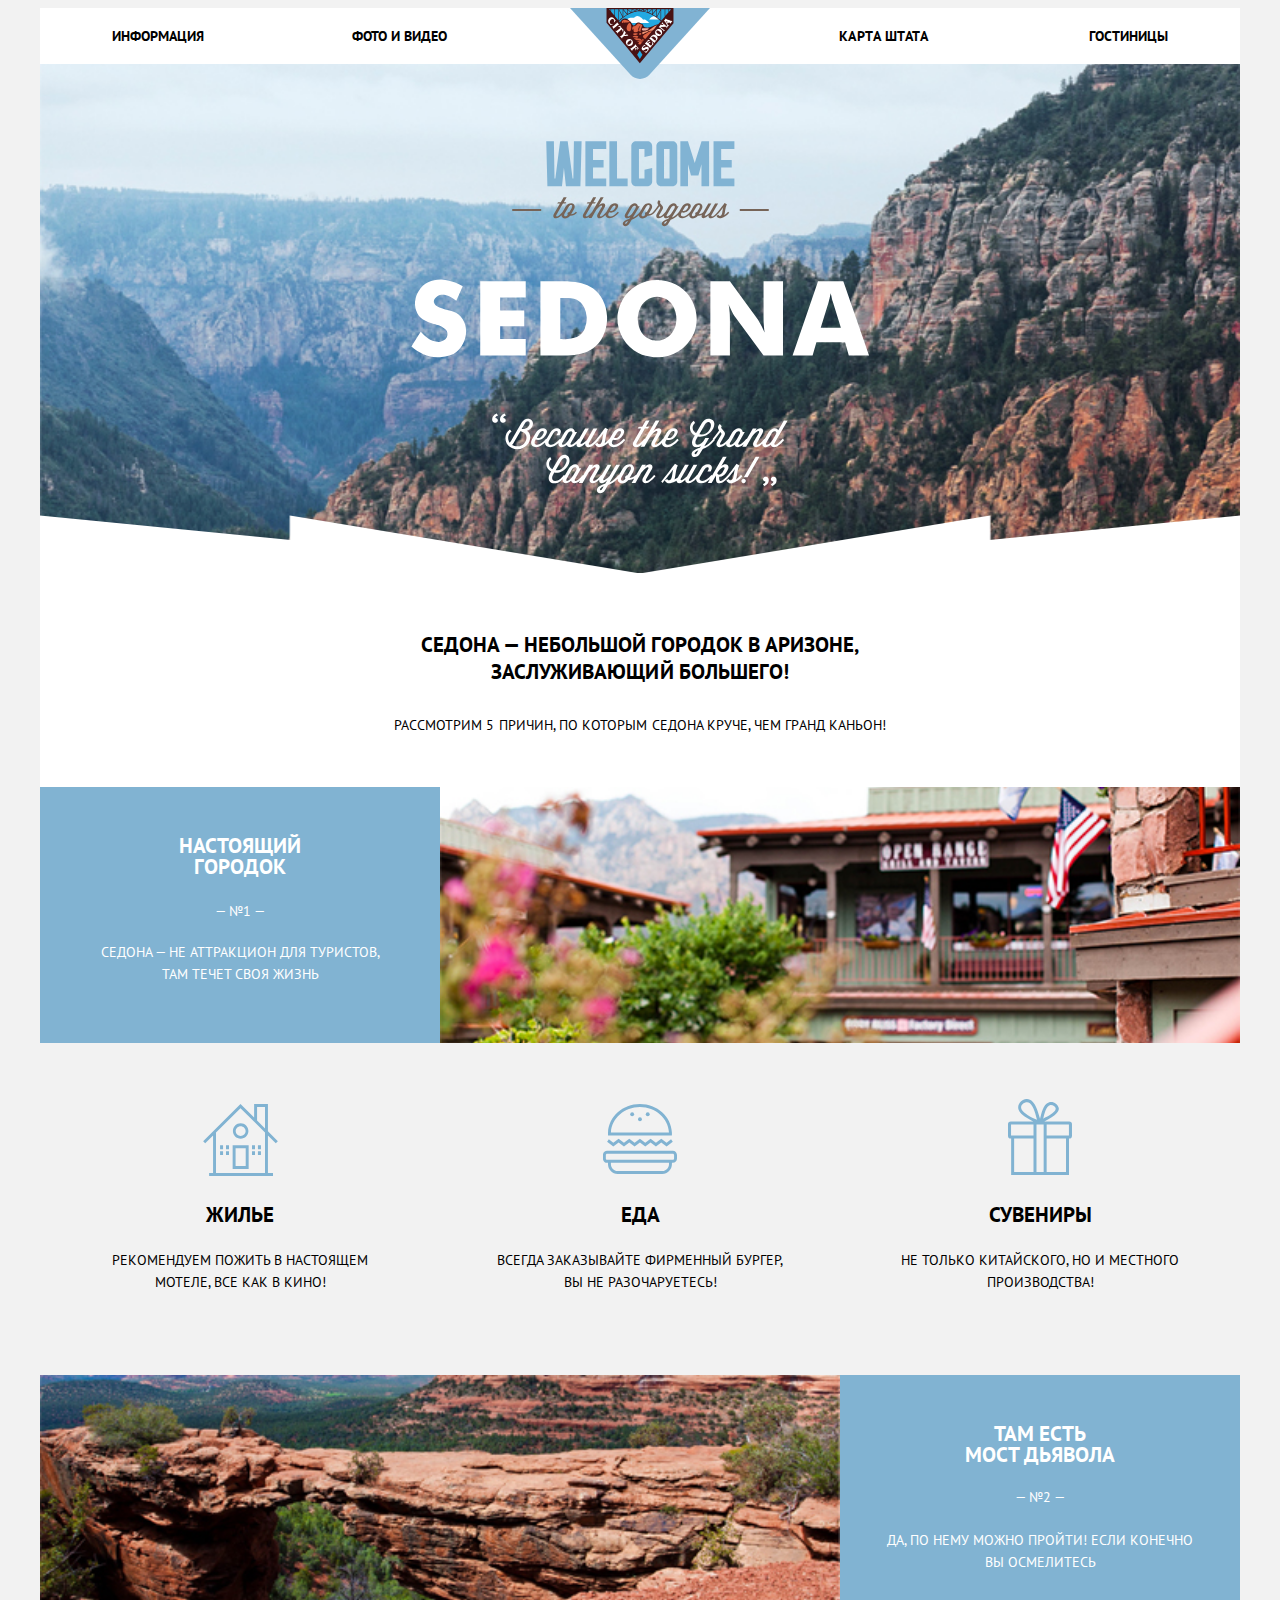
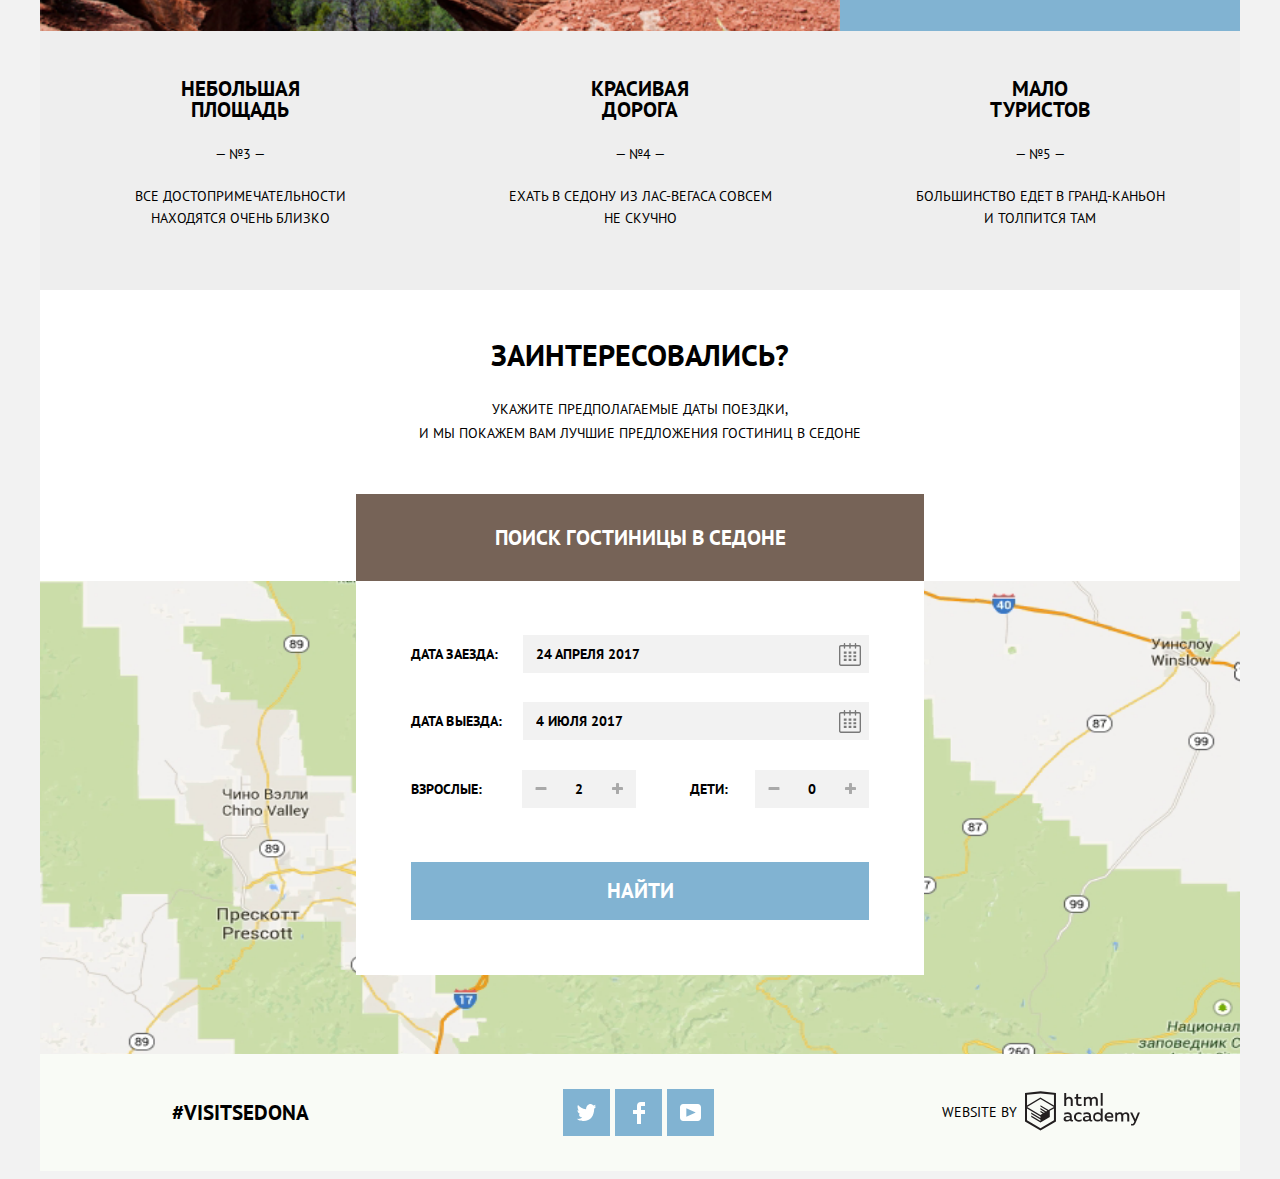
<file: index.html>
<!DOCTYPE html>
<html lang="ru">

  <head>
   <meta charset="utf-8">
   <title>HTML Academy: Седона</title>
   <link rel="stylesheet" href="css/style.css" type="text/css"/>
   <link href="https://fonts.googleapis.com/css?family=PT+Sans:400,700&amp;subset=cyrillic" rel="stylesheet">
  </head>

  <body>

  <header class="home-header">
    <nav class="home-navigation">
     <ul class="site-navigation">
       <li class="menu"><a class="navigation" href="#">Информация</a></li>
       <li class="menu"><a class="navigation" href="#">Фото и видео</a></li>
       <li class="menu"><a class="navigation" href="#">Карта штата</a></li>
       <li class="menu"><a class="navigation" href="inner.html">Гостиницы</a></li>
      </ul>
    </nav>
    <a href="#" class="logo-sedona">
      <img src="img/logo.svg" width="140" height="72" alt="Логотип Седона">
    </a>
    <article class="home-main-slogans">
      <h2 class="visually-hidden">Слоганы</h2>
      <p class="visually-hidden">Welcome to the gorgeous Sedona!Because the Grand Canyon sucks!</p>
      <img src="img/intro-welcome.svg" class="intro-welcome" width="459" height="353" alt="Горные виды Седоны со слоганом">
    </article>
  </header>

  <main class="home-main">
    <section class="features-preamble">
      <h3 class="visually-hidden">Несколько слов о Седоне</h3>
      <div class="why">
        <p class="about-sedona base-reasons">Седона &mdash; небольшой городок в Аризоне, заслуживающий большего!</p>
        <p class="about-sedona reasons">Рассмотрим 5 причин, по которым Седона круче, чем Гранд Каньон!</p>
      </div>
    </section>
    <h1 class="visually-hidden">SEDONA</h1>
    <div class="features">
      <h2 class="visually-hidden">Преимущества</h2>
      <section class="first-feature">
        <div class="text-of-first-feature">
          <h4 class="real-town base-reasons white-text">Настоящий городок</h4>
          <p class="reasons white-text">&mdash; №1 &mdash;</p>
          <p class="real-town reasons white-text">Седона &mdash; не аттракцион для туристов, там течет своя жизнь</p>
        </div>
        <div class="flag-n-house"></div>
      </section>
      <ul class="features-others">
        <li class="others">
          <h4 class="points base-reasons">Жилье</h4>
          <p class="one-point reasons">Рекомендуем пожить в настоящем мотеле, все как в кино!</p>
        </li>
        <li class="others">
          <h4 class="points base-reasons">Еда</h4>
          <p class="one-point reasons">Всегда заказывайте фирменный бургер, Вы не разочаруетесь!</p>
        </li>
        <li class="others">
          <h4 class="points base-reasons">Сувениры</h4>
          <p class="one-point reasons">Не только китайского, но и местного производства!</p>
        </li>
      </ul>
      <section class="second-feature">
        <div class="bridge"></div>
        <div class="text-of-second-feature">
          <h4 class="diablo base-reasons white-text">Там есть<br>мост дьявола</h4>
          <p class="reasons white-text">&mdash; №2 &mdash;</p>
          <p class="diablo reasons white-text">Да, по нему можно пройти! Если конечно Вы осмелитесь</p>
        </div>
      </section>
      <ul class="features-sequel">
        <li class="feature-third-type">
          <h4 class="last-reasons base-reasons">Небольшая площадь</h4>
          <p class="reasons">&mdash; №3 &mdash;</p>
          <p class="last-reasons reasons">Все достопримечательности находятся очень близко</p>
        </li>
        <li class="feature-third-type">
          <h4 class="last-reasons base-reasons">Красивая дорога</h4>
          <p class="reasons">&mdash; №4 &mdash;</p>
          <p class="last-reasons reasons">Ехать в Седону из Лас-Вегаса совсем не скучно</p>
        </li>
        <li class="feature-third-type">
          <h4 class="last-reasons base-reasons">Мало туристов</h4>
          <p class="reasons">&mdash; №5 &mdash;</p>
          <p class="last-reasons reasons">Большинство едет в Гранд-Каньон и толпится там</p>
        </li>
      </ul>
    </div>
    <section class="final">
      <div class="interested">
        <h3 class="super-base-reasons">Заинтересовались?</h3>
        <p class="reasons">Укажите предполагаемые даты поездки,<br>и мы покажем Вам лучшие предложения гостиниц в Седоне</p>
      </div>
      <div class="help-box">
        <div class="brick"></div>
        <div class="call-of-form">
          <a class="button-search-hotel white-text base-reasons" href="#">Поиск гостиницы в Седоне</a>
        </div>
        <div class="brick"></div>
        <form class="index-form" action="https://echo.htmlacademy.ru" method="get" name="home-application">
          <div class="field-calendar">
            <label for="date-of-entry">Дата заезда: <a class="calendar" href="#"><img src="img/calendar.svg" width="22" height="22" alt="Календарь"></a></label>
            <input type="text" class="date-of-entry" id="date-of-entry" name="date-of-entry" value="24 апреля 2017">
          </div>
          <div class="field-calendar">
            <label for="date-of-exit">Дата выезда: <a class="calendar" href="#"><img src="img/calendar.svg" width="22" height="22" alt="Календарь"></a></label>
            <input type="text" class="date-of-exit" id="date-of-exit" name="date-of-exit" value="4 июля 2017">
          </div>
          <div class="field-adults">
            <label for="adults">Взрослые:</label>
            <button class="adults-minus" id="adults-minus" name="minus"><img src="img/minus.png" width="12" height="3" alt="Минусуй"></button>
            <input type="text" class="quantity-of-adults" id="adults" name="quantity-of-adults" value="2">
            <button class="adults-plus" id="adults-plus" name="plus"><img src="img/plus.png" width="11" height="11" alt="Плюсуй"></button>
          </div>
          <div class="field-kids">
            <label for="kids">Дети:</label>
            <button class="kids-minus" id="kids-minus" name="minus"><img src="img/minus.png" width="12" height="3"  alt="Минусуй"></button>
            <input type="text" class="quantity-of-kids" id="kids" name="quantity-of-kids" value="0">
            <button class="kids-plus" id="kids-plus" name="plus"><img src="img/plus.png" width="11" height="11" alt="Плюсуй"></button>
          </div>
          <input type="submit" class="find base-reasons white-text" name="find" value="Найти">
        </form>
      </div>
    </section>
  </main>

  <footer class="main-footer">
    <div class="hashteg">
      <p class="hashteg-visitsedona">#Visitsedona</p>
    </div>
    <div class="footer-social">
      <ul>
        <li class="social-button"><a href="#"><span class="visually-hidden">Twitter</span></a></li>
        <li class="social-button"><a href="#"><span class="visually-hidden">Facebook</span></a></li>
        <li class="social-button"><a href="#"><span class="visually-hidden">YouTube</span></a></li>
      </ul>
    </div>
    <div class="footer-copyright">
      <p class="website">Website by</p>
      <a class="into-the-academy button" href="https://htmlacademy.ru">
        <svg id="picture-html-academy" xmlns="http://www.w3.org/2000/svg"
        class="picture-html-academy" width="115"
        height="40" viewBox="0 0 108.08 36.85">
          <title>logo-htmlacademy-small</title>
          <path d="M44.61,26.88a2,2,0,0,0,.55-0.1v1.33a3.25,3.25,0,
          0,1-1.18.21,1.67,1.67,0,0,1-1.67-1,4.84,4.84,0,0,1-3.14,
          1.08c-1.51,0-2.91-.83-2.91-2.55,0-2.13,2-2.79,3.71-2.79a11.08,
          11.08,0,0,1,2.17.25v-0.3c0-1-.76-1.77-2.19-1.77a7.42,7.42,0,0,
          0-3,.64v-1.7a10.21,10.21,0,0,1,3.19-.55c2.36,0,3.81,1.12,3.81,
          3.65v3a0.54,0.54,0,0,0,.49.59h0.17Zm-6.44-1.13A1.35,1.35,0,0,0,
          39.63,27h0.11a3.39,3.39,0,0,0,2.41-1V24.58a9.72,9.72,0,0,
          0-1.81-.21c-1,0-2.16.33-2.16,1.38h0Zm12.36-6.11a5,5,0,0,1,
          2.57.64V22a4.08,4.08,0,0,0-2.3-.7,2.75,2.75,0,1,0,0,5.49,5,5,0,
          0,0,2.43-.64v1.71a6.27,6.27,0,0,1-2.76.57A4.21,4.21,0,0,1,46,
          24.51q0-.21,0-0.41a4.32,4.32,0,0,1,4.18-4.46h0.38Zm12.17,7.24a2,
          2,0,0,0,.55-0.1v1.33a3.25,3.25,0,0,1-1.18.21,1.67,1.67,0,0,
          1-1.67-1,4.84,4.84,0,0,1-3.14,1.08c-1.51,0-2.91-.83-2.91-2.55,0-2.13,
          2-2.79,3.71-2.79a11.08,11.08,0,0,1,
          2.17.25v-0.3c0-1-.76-1.77-2.19-1.77a7.42,7.42,0,0,
          0-3,.64v-1.7a10.21,10.21,0,0,1,3.19-.55c2.36,0,3.81,1.12,3.81,
          3.65v3a0.54,0.54,0,0,0,.49.59h0.17Zm-6.44-1.13A1.35,1.35,0,0,0,
          57.73,27h0.11a3.39,3.39,0,0,0,2.41-1V24.58a9.72,9.72,0,0,
          0-1.81-.21c-1.06,0-2.16.33-2.16,1.38h0ZM73,16V28.2H71.35V26.88a3.88,
          3.88,0,0,1-3.19,1.54,4.4,4.4,0,0,1,0-8.78,3.81,3.81,0,0,1,3,
          1.3V16H73Zm-4.53,5.22a2.76,2.76,0,1,0,0,5.52A2.86,2.86,0,0,0,
          71.15,25V23A2.91,2.91,0,0,0,68.49,21.27ZM79,19.64c3.31,0,4.46,2.68,
          3.92,5.09H76.7c0.21,1.5,1.67,2.11,3.19,2.11a6.11,6.11,0,0,0,
          2.64-.59v1.6a7.14,7.14,0,0,1-3,.57C77,28.42,74.78,27,74.78,24a4.18,
          4.18,0,0,1,4-4.39H79Zm0.09,1.54a2.28,2.28,0,0,0-2.44,2.1v0.06H81.3A2,
          2,0,0,0,79.13,21.18Zm5.73,7V19.87h1.65v1a3.81,3.81,0,0,1,
          2.78-1.27A2.86,2.86,0,0,1,91.89,21a4.12,4.12,0,0,1,2.91-1.33A3.06,
          3.06,0,0,1,98,23V28.2h-1.9V23.05a1.59,1.59,0,0,0-1.42-1.75H94.42a2.8,
          2.8,0,0,0-2.07,1.12V28.2h-1.9V23.05A1.59,1.59,0,0,0,89,21.31H88.8a3,
          3,0,0,0-2.21,1.29v5.63H84.86Zm21.31-8.33h1.9l-3.91,9.46c-0.9,2.17-2.09,
          2.86-3.35,2.86a4.76,4.76,0,0,1-1.1-.14V30.46a2.86,2.86,0,0,
          0,.85.12c0.9,0,1.58-.64,2.07-1.9l0.17-.42-4-8.4h2l2.86,6.29ZM38.73,
          1.46V6.22a3.81,3.81,0,0,1,2.7-1.14,3.25,3.25,0,0,1,
          3.44,3.4v5.15H43V8.72a1.81,1.81,0,0,0-1.61-2h-0.3a2.93,2.93,0,0,0-2.32,
          1.39v5.52h-1.9V1.46h1.9ZM49.94,2.31v3h3V6.91h-3v3.81c0,1.1.5,1.46,
          1.58,1.46a4.49,4.49,0,0,0,1.69-.33v1.6A6.8,6.8,0,0,1,51,13.8a2.55,
          2.55,0,0,1-2.86-2.74V6.89H46.58V5.26h1.5V2.74Zm5.4,11.31V5.28H57v1A3.81,
          3.81,0,0,1,59.77,5a2.86,2.86,0,0,1,2.6,1.33A4.12,4.12,0,0,1,65.28,
          5,3.06,3.06,0,0,1,68.44,8.4v5.21h-1.9V8.46a1.59,1.59,0,0,
          0-1.42-1.75H64.89a2.8,2.8,0,0,0-2.07,1.12v5.78h-1.9V8.46A1.59,1.59,
          0,0,0,59.5,6.71H59.27A3,3,0,0,0,57.06,8v5.63H55.34ZM71.17,
          1.45H73V13.6H71.17V1.45ZM14.71,0H14.55L0,1.54V28.21l14.55,8.66,
          14.55-8.66V1.54Zm12.5,27.1L14.55,34.64,1.9,27.12V16.18l12.59,
          7.5V25L5.86,19.9v1.31l8.68,5.21v1.39L5.87,22.65V24l8.68,5.21,
          8.75-5.24V18.31L27.2,16V27.12Zm0-12.53-3.48,2-1.6,1L14.51,13v1.31L21,
          18.23H21l-0.14.09-1,.54-5.37-3.2V17l4.24,2.52-1,.67-3.2-1.9v1.31l2.1,
          1.24L14.5,22.1,2,14.65,14.51,7.11Zm0-1.32L14.49,5.76,1.91,
          13.25v-10L14.56,1.92,27.21,3.25v10h0Z"
          transform="translate(0 -0.02)" fill="#231f20"/>
        </svg>
      </a>
    </div>
  </footer>

  </body>
</html>
</file>
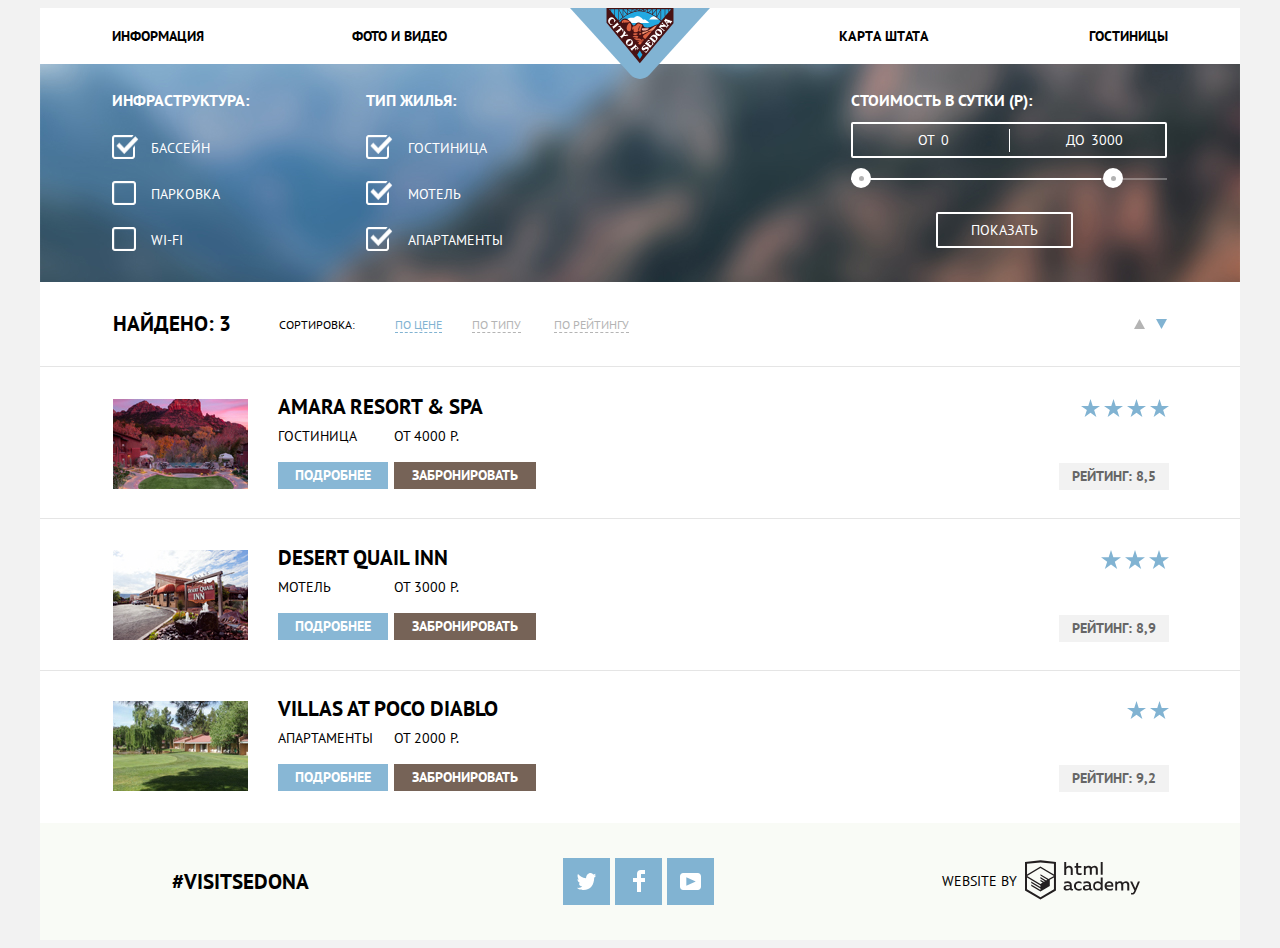
<file: inner.html>
<!DOCTYPE html>
<html lang="ru">

  <head>
   <meta charset="utf-8">
   <title>HTML Academy: Седона</title>
   <link rel="stylesheet" href="css/style.css" type="text/css"/>
   <link href="https://fonts.googleapis.com/css?family=PT+Sans:400,700&amp;subset=cyrillic" rel="stylesheet">
  </head>

  <body class="inner">

  <header class="inner-header">
    <nav class="inner-navigation">
     <ul class="site-navigation">
       <li class="menu"><a class="navigation" href="info.html">Информация</a></li>
       <li class="menu"><a class="navigation" href="photo-n-video.html">Фото и видео</a></li>
       <li class="menu"><a class="navigation" href="state's-map.html">Карта штата</a></li>
       <li class="menu"><a class="navigation" href="hotels.html">Гостиницы</a></li>
     </ul>
   </nav>
   <a href="index.html" class="logo-sedona">
     <img src="img/logo.svg" width="140" height="72" alt="Логотип Седона">
   </a>
  </header>

  <main class="main-inner">
    <h1 class="visually-hidden">Страница поиска</h1>
    <form class="inner-form" action="https://echo.htmlacademy.ru" method="get" name="inner-application">
      <h2 class="visually-hidden">Ответьте на вопросы для осуществления поиска</h2>
      <fieldset class="infrastructure">
        <legend class="for-inner-form">Инфраструктура:</legend>
        <div class="column-for-form">
          <input type="checkbox" id="checkbox-pool" name="checkbox-pool" class="checkbox visually-hidden" checked>
          <label for="checkbox-pool">Бассейн</label>
        </div>
        <div class="column-for-form">
          <input type="checkbox" id="checkbox-parking" name="checkbox-parking" class="checkbox visually-hidden">
          <label for="checkbox-parking">Парковка</label>
        </div>
        <div class="column-for-form">
          <input type="checkbox" id="checkbox-wifi" name="checkbox-wifi" class="checkbox visually-hidden">
          <label for="checkbox-wifi">Wi-Fi</label>
        </div>
      </fieldset>
      <fieldset class="type-of-housing">
        <legend class="for-inner-form">Тип жилья:</legend>
        <div class="column-for-form">
          <input type="checkbox" id="checkbox-hotel" name="checkbox-hotel" class="checkbox visually-hidden" checked>
          <label for="checkbox-hotel">Гостиница</label>
        </div>
        <div class="column-for-form">
          <input type="checkbox" id="checkbox-motel" name="checkbox-motel" class="checkbox visually-hidden" checked>
          <label for="checkbox-motel">Мотель</label>
        </div>
        <div class="column-for-form">
          <input type="checkbox" id="checkbox-apartment" name="checkbox-apartment" class="checkbox visually-hidden" checked>
          <label for="checkbox-apartment">Апартаменты</label>
        </div>
      </fieldset>
      <fieldset class="cost-of-day">
        <legend class="for-inner-form">Стоимость в сутки (р):</legend>
        <div class="from-and-to">
          <div class="help-container">
            <label for="min-cost">От</label>
            <input type="text" id="min-cost" class="min-cost" name="min-cost" value="0">
          </div>
          <div class="help-container">
            <label for="max-cost">До</label>
            <input type="text" id="max-cost" class="max-cost" name="max-cost" value="3000">
          </div>
        </div>
        <div class="two-line-for-range">
          <div class="range-min">
            <input type="range" name="range-one" class="range-min visually-hidden">
          </div>
          <div class="range-max">
            <input type="range" name="range-two" class="range-max visually-hidden">
          </div>
        </div>
        <input type="submit" class="to-show" name="to-show" value="Показать">
      </fieldset>
    </form>
    <section class="results-of-search">
      <h2 class="visually-hidden">Результаты поиска</h2>
      <div class="quantity">
        <p>Найдено: 3</p>
      </div>
      <div class="sort-of">
        <h3 class="pick-quality">Сортировка:</h3>
        <p class="pick-quality"><a href="#">По цене</a></p>
        <p class="pick-quality"><a href="#">По типу</a></p>
        <p class="pick-quality"><a href="#">По рейтингу</a></p>
      </div>
      <div class="for-button">
        <a class="arrow" name="arrow-up">
          <svg xmlns="http://www.w3.org/2000/svg" width="11" height="10" viewBox="0 0 11 10">
            <path fill="#231F20" d="M5.5 0L0 10h11z"/>
          </svg>
        </a>
        <a class="arrow" name="arrow-down">
          <svg xmlns="http://www.w3.org/2000/svg" width="11" height="10" viewBox="0 0 11 10">
            <path fill="#231F20" d="M5.5 10L0 0h11"/>
          </svg>
        </a>
      </div>
    </section>
    <section class="result-of-choose">
      <ul class="listings-of-result">
        <li class="Amara-Resort-and-Spa information-about-hotel">
         <div class="details-about-hotel">
          <img src="img/AR-n-SPA.jpg" width="135" height="90" alt="Amara resort and spa">
          <div class="aside-container">
            <div class="caption-of-table"><h3 class="hotels-name">Amara Resort & Spa</h3></div>
            <aside class="first-row">
             <div class="first-column"><p class="hotel">Гостиница</p></div>
             <div class="second-column"><p>от 4000 р.</p></div>
            </aside>
            <aside class="second-row">
             <div class="first-column"><a class="details" href="#">Подробнее</a></div>
             <div class="second-column"><a class="booking" href="#">Забронировать</a></div>
            </aside>
          </div>
         </div>
         <div class="stars">
          <div>
            <img src="img/star.svg" alt="simbol of star" width="19" height="17">
            <img src="img/star.svg" alt="simbol of star" width="19" height="17">
            <img src="img/star.svg" alt="simbol of star" width="19" height="17">
            <img src="img/star.svg" alt="simbol of star" width="19" height="17">
          </div>
          <p class="rating">Рейтинг: 8,5</p>
         </div>
        </li>
        <li class="Desert-Quail-Inn information-about-hotel">
         <div class="details-about-hotel">
          <img src="img/DQINN.jpg" width="135" height="90" alt="desert qualin inn">
          <div class="aside-container">
            <div class="caption-of-table"><h3 class="hotels-name">Desert Quail Inn</h3></div>
          <aside class="first-row">
           <div class="first-column"><p class="motel">Мотель</p></div>
           <div class="second-column"><p>от 3000 р.</p></div>
          </aside>
          <aside class="second-row">
           <div class="first-column"><a class="details" href="#">Подробнее</a></div>
           <div class="second-column"><a class="booking" href="#">Забронировать</a></div>
          </aside>
          </div>
         </div>
         <div class="stars">
          <div>
            <img src="img/star.svg" alt="simbol of star" width="20" height="17">
            <img src="img/star.svg" alt="simbol of star" width="20" height="17">
            <img src="img/star.svg" alt="simbol of star" width="20" height="17">
          </div>
          <p class="rating">Рейтинг: 8,9</p>
         </div>
        </li>
        <li class="Villas-at-poco-diablo information-about-hotel">
         <div class="details-about-hotel">
          <img src="img/VaPDiablo.jpg" width="135" height="90" alt="villas at poco diablo">
          <div class="aside-container">
          <div class="caption-of-table"><h3 class="hotels-name">Villas at poco diablo</h3></div>
          <aside class="first-row">
           <div class="first-column"><p class="apartment">Апартаменты</p></div>
           <div class="second-column"><p>от 2000 р.</p></div>
          </aside>
          <aside>
           <div class="first-column"><a class="details" href="#">Подробнее</a></div>
           <div class="second-column"><a class="booking" href="#">Забронировать</a></div>
          </aside>
          </div>
         </div>
         <div class="stars">
          <div>
            <img src="img/star.svg" alt="simbol of star" width="19" height="17">
            <img src="img/star.svg" alt="simbol of star" width="19" height="17">
          </div>
          <p class="rating">Рейтинг: 9,2</p>
         </div>
        </li>
      </ul>
    </section>
  </main>

  <footer class="main-footer">
    <div class="hashteg">
      <p class="hashteg-visitsedona">#Visitsedona</p>
    </div>
    <div class="footer-social">
      <ul>
        <li class="social-button"><a href="#"><span class="visually-hidden">Twitter</span></a></li>
        <li class="social-button"><a href="#"><span class="visually-hidden">Facebook</span></a></li>
        <li class="social-button"><a href="#"><span class="visually-hidden">YouTube</span></a></li>
      </ul>
    </div>
    <div class="footer-copyright">
      <p class="website">Website by</p>
      <a class="into-the-academy button" href="https://htmlacademy.ru">
        <svg id="picture-html-academy" xmlns="http://www.w3.org/2000/svg"
        class="picture-html-academy" width="115px"
        height="40px" viewBox="0 0 108.08 36.85">
          <title>logo-htmlacademy-small</title>
          <path d="M44.61,26.88a2,2,0,0,0,.55-0.1v1.33a3.25,3.25,0,
          0,1-1.18.21,1.67,1.67,0,0,1-1.67-1,4.84,4.84,0,0,1-3.14,
          1.08c-1.51,0-2.91-.83-2.91-2.55,0-2.13,2-2.79,3.71-2.79a11.08,
          11.08,0,0,1,2.17.25v-0.3c0-1-.76-1.77-2.19-1.77a7.42,7.42,0,0,
          0-3,.64v-1.7a10.21,10.21,0,0,1,3.19-.55c2.36,0,3.81,1.12,3.81,
          3.65v3a0.54,0.54,0,0,0,.49.59h0.17Zm-6.44-1.13A1.35,1.35,0,0,0,
          39.63,27h0.11a3.39,3.39,0,0,0,2.41-1V24.58a9.72,9.72,0,0,
          0-1.81-.21c-1,0-2.16.33-2.16,1.38h0Zm12.36-6.11a5,5,0,0,1,
          2.57.64V22a4.08,4.08,0,0,0-2.3-.7,2.75,2.75,0,1,0,0,5.49,5,5,0,
          0,0,2.43-.64v1.71a6.27,6.27,0,0,1-2.76.57A4.21,4.21,0,0,1,46,
          24.51q0-.21,0-0.41a4.32,4.32,0,0,1,4.18-4.46h0.38Zm12.17,7.24a2,
          2,0,0,0,.55-0.1v1.33a3.25,3.25,0,0,1-1.18.21,1.67,1.67,0,0,
          1-1.67-1,4.84,4.84,0,0,1-3.14,1.08c-1.51,0-2.91-.83-2.91-2.55,0-2.13,
          2-2.79,3.71-2.79a11.08,11.08,0,0,1,
          2.17.25v-0.3c0-1-.76-1.77-2.19-1.77a7.42,7.42,0,0,
          0-3,.64v-1.7a10.21,10.21,0,0,1,3.19-.55c2.36,0,3.81,1.12,3.81,
          3.65v3a0.54,0.54,0,0,0,.49.59h0.17Zm-6.44-1.13A1.35,1.35,0,0,0,
          57.73,27h0.11a3.39,3.39,0,0,0,2.41-1V24.58a9.72,9.72,0,0,
          0-1.81-.21c-1.06,0-2.16.33-2.16,1.38h0ZM73,16V28.2H71.35V26.88a3.88,
          3.88,0,0,1-3.19,1.54,4.4,4.4,0,0,1,0-8.78,3.81,3.81,0,0,1,3,
          1.3V16H73Zm-4.53,5.22a2.76,2.76,0,1,0,0,5.52A2.86,2.86,0,0,0,
          71.15,25V23A2.91,2.91,0,0,0,68.49,21.27ZM79,19.64c3.31,0,4.46,2.68,
          3.92,5.09H76.7c0.21,1.5,1.67,2.11,3.19,2.11a6.11,6.11,0,0,0,
          2.64-.59v1.6a7.14,7.14,0,0,1-3,.57C77,28.42,74.78,27,74.78,24a4.18,
          4.18,0,0,1,4-4.39H79Zm0.09,1.54a2.28,2.28,0,0,0-2.44,2.1v0.06H81.3A2,
          2,0,0,0,79.13,21.18Zm5.73,7V19.87h1.65v1a3.81,3.81,0,0,1,
          2.78-1.27A2.86,2.86,0,0,1,91.89,21a4.12,4.12,0,0,1,2.91-1.33A3.06,
          3.06,0,0,1,98,23V28.2h-1.9V23.05a1.59,1.59,0,0,0-1.42-1.75H94.42a2.8,
          2.8,0,0,0-2.07,1.12V28.2h-1.9V23.05A1.59,1.59,0,0,0,89,21.31H88.8a3,
          3,0,0,0-2.21,1.29v5.63H84.86Zm21.31-8.33h1.9l-3.91,9.46c-0.9,2.17-2.09,
          2.86-3.35,2.86a4.76,4.76,0,0,1-1.1-.14V30.46a2.86,2.86,0,0,
          0,.85.12c0.9,0,1.58-.64,2.07-1.9l0.17-.42-4-8.4h2l2.86,6.29ZM38.73,
          1.46V6.22a3.81,3.81,0,0,1,2.7-1.14,3.25,3.25,0,0,1,
          3.44,3.4v5.15H43V8.72a1.81,1.81,0,0,0-1.61-2h-0.3a2.93,2.93,0,0,0-2.32,
          1.39v5.52h-1.9V1.46h1.9ZM49.94,2.31v3h3V6.91h-3v3.81c0,1.1.5,1.46,
          1.58,1.46a4.49,4.49,0,0,0,1.69-.33v1.6A6.8,6.8,0,0,1,51,13.8a2.55,
          2.55,0,0,1-2.86-2.74V6.89H46.58V5.26h1.5V2.74Zm5.4,11.31V5.28H57v1A3.81,
          3.81,0,0,1,59.77,5a2.86,2.86,0,0,1,2.6,1.33A4.12,4.12,0,0,1,65.28,
          5,3.06,3.06,0,0,1,68.44,8.4v5.21h-1.9V8.46a1.59,1.59,0,0,
          0-1.42-1.75H64.89a2.8,2.8,0,0,0-2.07,1.12v5.78h-1.9V8.46A1.59,1.59,
          0,0,0,59.5,6.71H59.27A3,3,0,0,0,57.06,8v5.63H55.34ZM71.17,
          1.45H73V13.6H71.17V1.45ZM14.71,0H14.55L0,1.54V28.21l14.55,8.66,
          14.55-8.66V1.54Zm12.5,27.1L14.55,34.64,1.9,27.12V16.18l12.59,
          7.5V25L5.86,19.9v1.31l8.68,5.21v1.39L5.87,22.65V24l8.68,5.21,
          8.75-5.24V18.31L27.2,16V27.12Zm0-12.53-3.48,2-1.6,1L14.51,13v1.31L21,
          18.23H21l-0.14.09-1,.54-5.37-3.2V17l4.24,2.52-1,.67-3.2-1.9v1.31l2.1,
          1.24L14.5,22.1,2,14.65,14.51,7.11Zm0-1.32L14.49,5.76,1.91,
          13.25v-10L14.56,1.92,27.21,3.25v10h0Z"
          transform="translate(0 -0.02)" fill="#231f20"/>
        </svg> <!--<img src="img/logo-htmlacademy.svg" class="html-image" alt="HTML Academy">-->
      </a>
    </div>
  </footer>
  </body>
</html>
</file>
<file: css/style.css>
body {
  font-family: "PT Sans", "Arial", sans-serif;
  font-weight: bold;
  font-size: 14px;
  color: #000000;
  background-color: #f2f2f2;
}
img {
  max-width: 100%;
  height: auto;
}
/*Рабочее примечание. Ниже селекторы для - index.html */
.home-header {
  position: relative;
  width: 1200px;
  background-color: #7d9dc1;
  background-image: url("../img/background photo.jpg");
  background-repeat: no-repeat;
  background-position: 0px -26px;
  background-size: 1200px 800px;
  display: flex;
  flex-direction: column;
  align-items: center;
  margin: 0 auto;
}

/* Блок для навигации однинаковый для index и inner*/
.home-navigation {
  width: inherit;
  padding-bottom: 16px;
  background-color: transparent;
  margin-bottom: 61px;
}
.inner-navigation {
  width: inherit;
  padding-bottom: 16px;
  background-color: transparent;
}
.site-navigation {
  display: flex;
  flex-direction: row;
  list-style: none;
  padding: 0 72px;
  justify-content: flex-start;
  background-color: white;
  margin: 0;
}
.menu {
  display: flex;
  flex-direction: row;
  width: 240px;
  align-items: center;
  padding-top: 15px;
  padding-bottom: 15px;
}
.menu:first-child, .menu:nth-child(2) {
  justify-content: flex-start;
}
.menu:nth-child(3), .menu:last-child  {
  justify-content: flex-end;
}
.menu:nth-child(3) {
  margin-left: auto;
  letter-spacing: 0.5px;
}
.navigation {
  font-family: "PT Sans", "Arial", sans-serif;
  font-weight: bold;
  font-size: 14px;
  line-height: 26px;
  color: #000000;
  text-transform: uppercase;
  text-decoration: none;
}
/* Блок навигации окончание */

.logo-sedona {
  display: block;
  position: absolute;
  top: 0;
  padding: 0;
}
.home-main-slogans {
  margin-bottom: 16px;
}
.home-header:after {
  content: "";
  width: inherit;
  height: 59px;
  background-image: url("../img/polygon.png");
  background-repeat: no-repeat;
  background-size: 1202px 59px;
  background-position: -1px 1px;
}
.home-main {
  width: 1200px;
  margin: 0 auto;
}
.features-preamble {
  margin-top: 0;
  width: inherit;
}
.why {
  display: flex;
  flex-direction: column;
  text-align: center;
  background-color: white;
  padding: 58px 300px;
  padding-bottom: 53px;
  margin: 0px;
}
.why .about-sedona {
  letter-spacing: 0.05px;
}

.about-sedona {
  margin: 0;
}
.about-sedona:first-child {
  margin-bottom: 31px;
}
.first-feature, .second-feature {
  display: flex;
  flex-direction: row;
  width: 1200px;
}
.text-of-first-feature, .text-of-second-feature {
  box-sizing: border-box;
  display: flex;
  flex-direction: column;
  justify-content: space-between;
  align-items: center;
  text-align: center;
  width: 400px;
  padding-right: 52px;
  padding-left: 52px;
  padding-top: 48px;
  padding-bottom: 57px;
}
.text-of-second-feature {
  padding-right: 40px;
  padding-left: 40px;
}
.real-town, .diablo, .last-reasons{
  margin: 0;
}
.real-town.base-reasons {
  margin: 0 40px;
  margin-bottom: 5px;
  line-height: 1;
}
.real-town.reasons {
  line-height: 1.6;
}
.diablo.reasons {
  line-height: 1.6;
}
.diablo.base-reasons {
  margin-left: 45px;
  margin-right: 45px;
  line-height: 1;
}
.last-reasons.reasons {
  line-height: 1.6;
}
.one-point {
  line-height: 1.6;
}
.flag-n-house {
  width: 800px;
  min-height: 256px;
  background-image: url("../img/flag-n-house.jpg");
  background-repeat: no-repeat;
  background-size: 800px 401px;
  background-position: 0 -77px;
}
.bridge {
  width: 800px;
  min-height: 256px;
  background-image: url("../img/bridge.jpg");
  background-repeat: no-repeat;
  background-size: 800px 401px;
  background-position: 0 -77px;
}
.features-others {
  display: flex;
  flex-direction: row;
  justify-content: space-between;
  width: 1200px;
  box-sizing: border-box;
  list-style: none;
  padding: 0;
  margin: 0 auto;
  margin-bottom: 4px;
}
.others {
  display: flex;
  flex-direction: column;
  width: 400px;
  background-position: center 61px;
  justify-content: space-between;
  align-items: center;
  text-align: center;
  padding-top: 158px;
  padding-bottom: 56px;
  box-sizing: border-box;
  margin: 0;
  padding-left: 55px;
  padding-right: 55px;
}
.others:first-of-type {
  background-image: url("../img/icon-1.svg");
  background-repeat: no-repeat;
}
.others:nth-of-type(2) {
  background-image: url("../img/icon-3.svg");
  background-repeat: no-repeat;
}
.others:last-of-type {
  background-image: url("../img/icon-2.svg");
  background-repeat: no-repeat;
  background-position: center 56px;
}
.points, .one-point {
  margin: 0;
  margin-bottom: 21px;
}
.features-sequel {
  display: flex;
  flex-direction: row;
  justify-content: space-between;
  box-sizing: border-box;
  width: 1200px;
  list-style: none;
  padding: 0;
  margin: 0 auto;
}
.feature-third-type {
  display: flex;
  width: 400px;
  box-sizing: border-box;
  flex-direction: column;
  justify-content: space-between;
  align-items: center;
  text-align: center;
  padding-top: 47px;
  padding-bottom: 61px;
  padding-right: 60px;
  padding-left: 60px;
  margin: 0;
}
.feature-third-type:last-child {
  padding-right: 70px;
  padding-left: 70px;
}
.last-reasons.base-reasons {
  line-height: 1;
  margin-bottom: 11px;
  margin-left: 55px;
  margin-right: 55px;
}
.last-reasons.reasons {
  margin-top: 8px;
}
.final {
  display: flex;
  flex-direction: column;
  justify-content: flex-start;
  align-items: center;
  width: 1200px;
  background-color: #cadca8;
  background-image: url("../img/map.png");
  background-repeat: no-repeat;
  background-size: 1718px 748px;
  background-position: -259px 137px;
  padding-bottom: 473px;
  margin: 0 auto;
}
.interested {
  box-sizing: border-box;
  width: inherit;
  display: flex;
  flex-direction: column;
  justify-content: space-between;
  align-items: center;
  text-align: center;
  background-color: white;
  padding-top: 45px;
  padding-bottom: 48px;
}
.interested>.reasons {
  margin: 0;
  line-height: 1.7;
}
.super-base-reasons {
  margin: 0;
  margin-bottom: 24px;
}
.help-box {
  position: relative;
  display: flex;
  flex-direction: row;
  justify-content: center;
  box-sizing: border-box;
}
.call-of-form {
  display: flex;
  flex-direction: column;
  align-items: center;
  justify-content: center;
  width: 568px;
  background-color: #766357;
  padding: 30px 0;
}
.brick {
  width: 316px;
  background-color: white;
}
.button-search-hotel {
  text-decoration: none;
}
.call-of-form:hover {
  background-color: #604e43;
  cursor: pointer;
}
.call-of-form:active {
  background-color: #503e33;
}
.call-of-form:active .button-search-hotel {
  color: #7e7068;
}
.index-form {
  position: absolute;
  width: 458px;
  background-color: white;
  padding: 55px;
  padding-top: 54px;

  display: flex;
  flex-wrap: wrap;
  justify-content: space-between;
  top: 100%;
  left: 316px;
}
.field-calendar {
  display: flex;
  position: relative;
  width: 458px;
  height: 38px;
  flex-direction: row;
  flex-wrap: wrap;
  justify-content: space-between;
  line-height: 38px;
  margin-bottom: 29px;
}
.button, .quantity-of-adults, .quantity-of-kids {
  background-color: #f2f2f2;
}
.date-of-entry, .date-of-exit {
  display: block;
  box-sizing: border-box;
  width: 346px;
  height: 38px;
  padding-left: 13px;
  border: none;
  background-color: #f2f2f2;
  font-weight: bold;
  font-size: 14px;
  text-transform: uppercase;
  font-family: "PT Sans", "Arial", sans-serif;
}
.calendar {
  display: block;
  position: absolute;
  height: 22px;
  width: 22px;
  right: 8px;
  top: 7px;
  opacity: 0.5;
}
.field-adults, .field-kids {
  display: flex;
  margin-top: 1px;
  margin-bottom: 54px;
  line-height: 38px;
}
label[for="date-of-entry"], label[for="date-of-exit"] {
  font-size: 14px;
  letter-spacing: 0.1px;
}
label[for="kids"]  {
  margin-right: 27px;
  font-size: 14px;
}
label[for="adults"] {
  margin-right: 40px;
  font-size: 14px;
}
.quantity-of-adults, .quantity-of-kids {
  width: 38px;
  height: 38px;
  padding: 0;
  margin: 0;
  margin-right: 0px;
  border: none;
  font-weight: bold;
  font-size: 14px;
  text-align: center;
  font-family: "PT Sans", "Arial", sans-serif;
}
.adults-minus, .adults-plus, .kids-minus, .kids-plus {
  display: flex;
  justify-content: center;
  align-items: center;
  flex-direction: row;
  width: 38px;
  height: 38px;
  padding: 0;
  margin: 0;
  margin-right: 0px;
  border: none;
  background-color: #f2f2f2;
}
.find {
  background-color: #81b3d2;
  width: 458px;
  height: 58px;
  border: none;
}
.find:hover {
  background-color: #669ec0;
  cursor: pointer;
}
.find:active {
  background-color: #5496bd;
  color: #83b3cf;
}
.main-footer, .inner-footer {
  width: 1200px;
  display: flex;
  flex-direction: row;
  justify-content: space-around;
  text-align: center;
  align-items: center;
  padding-top: 24px;
  padding-bottom: 24px;
  margin: 0 auto;
}
.hashteg, .footer-social {
  box-sizing: border-box;
  width: 220px;
  padding: 0;
  display: flex;
  flex-direction: row;
  justify-content: space-around;
  align-items: center;
}
.footer-copyright {
  box-sizing: border-box;
  width: 220px;
  padding: 0;
  display: flex;
  flex-direction: row;
  justify-content: flex-start;
  align-items: center;
  text-align: center;
  padding-left: 12px;
}
.footer-social {
  padding-left: 2px;
}
.footer-social ul {
  display: flex;
  flex-direction: row;
  justify-content: space-around;
  list-style: none;
  padding: 0;
  margin: 0;
}
.social-button {
  display: flex;
  justify-content: center;
  align-items: center;
  margin-right: 5px;
  width: 47px;
  height: 47px;
  background-color: #5496bd;
}
.social-button a {
  display: block;
  width: 100%;
  height: 100%;
  background-color: #81b3d2;
  background-repeat: no-repeat;
  background-position: 50% 50%;
  background-color: #81b3d2;
}
.social-button:first-child a {
  background-size: 40%;
  background-image: url("../img/twitter.svg");
}
.social-button:nth-child(2) a {
  background-size: 25%;
  background-image: url("../img/fb-icon.svg");
}
.social-button:last-child a {
  background-size: 45%;
  background-image: url("../img/youtube.svg");
  margin: 0;
}
.social-button a:hover {
  background-color: #669ec0;
  cursor: pointer;
}
.social-button a:active, .social-button a:focus {
  background-color: #5496bd;
  opacity: 0.3;
}
.into-the-academy {
  background-color: #f9fbf6;
  margin-top: 2px;
}
.into-the-academy:hover path {
  fill: #81b3d2;
  cursor: pointer;
}
.into-the-academy:active path, .into-the-academy:focus path {
  fill: #cccacb;
}
.super-base-reasons {
  font-family: "PT Sans", "Arial", sans-serif;
  font-weight: bold;
  font-size: 30px;
  color: #000000;
  text-transform: uppercase;
}
.base-reasons {
  font-family: "PT Sans", "Arial", sans-serif;
  font-weight: bold;
  font-size: 21px;
  color: #000000;
  text-transform: uppercase;
}
.reasons {
  font-family: "PT Sans", "Arial", sans-serif;
  font-weight: normal;
  font-size: 14px;
  color: #000000;
  text-transform: uppercase;
}
.white-text {
  color: #ffffff;
  text-transform: uppercase;
}
.first-feature, .second-feature  {
  background-color: #81b3d2;
}
.features-sequel {
  background-color: #eeeeee;
}
form {
  text-transform: uppercase;
}

/* Рабочее примечание. Ниже селекторы для inner.html */
.inner-header {
  position: relative;
  width: 1200px;
  display: flex;
  flex-direction: column;
  align-items: center;
  background-color: transparent;
  margin: 0 auto;
}
.inner-header:after {
  content: "";
  display: block;
  position: absolute;
  width: 1200px;
  height: 800px;
  background-image: url("../img/filter background.jpg");
  background-repeat: no-repeat;
  background-size: 1200px;
  top: 0;
  z-index: -1;
}
.main-inner {
  width: 1200px;
  background-color: transparent;
  margin: 0 auto;
}
.inner-form {
  display: flex;
  flex-direction: row;
  justify-content: flex-start;

  padding-top: 10px;
  padding-right: 73px;
  /* Здесь, я не понимаю, почему padding не меняет ширину формы */
  padding-left: 72px;
}
.infrastructure, .type-of-housing, .cost-of-day {
  display: flex;
  flex-direction: column;
  justify-content: flex-start;
  align-items: right;
  width: 254px;
  margin: 0;
  padding:0;
  border: none;
}
.for-inner-form {
  margin-bottom: 24px;
}
.column-for-form {
  margin-bottom: 19px;
}
.column-for-form:last-child {
  margin-bottom: 29px;
}
.for-inner-form {
  margin-left: 0;
  padding-left: 0;
}
.column-for-form label{
  display: flex;
  justify-content: flex-start;
  align-items: center;
}
.column-for-form label:before {
  content: "";
  display: block;
  width: 27px;
  height: 27px;
  background-image: url("../img/checkbox-off.png");
  background-repeat: no-repeat;
  background-size: 90%;
  background-position: 0 1px;
  margin-right: 12px;
}
.type-of-housing label:before {
  margin-right: 15px;
}
input:checked + label:before {
  content: "";
  background-image: url("../img/checkbox-on.png");
  background-size: 100% 90%;
}
.column-for-form label:hover {
  cursor: pointer;
}
.cost-of-day {
  width: 312px;
  margin-left: auto;
  border: none;
}
.cost-of-day .for-inner-form {
  margin-bottom: 12px;
}
.from-and-to {
  width: 312px;
  display: flex;
  justify-content: flex-start;
  align-items: center;
  height: 32px;
  margin-bottom: 20px;
  border: 2px solid white;
  border-radius: 2px;
}
.from-and-to:before {
  content: "";
  display: block;
  order: 1;
  width: 2px;
  height: 23px;
  background-color: white;
}
.help-container:first-child {
  box-sizing: border-box;
  order: 0;
  width: 169px;
  display: flex;
  justify-content: flex-start;
  align-items: center;
  padding-left: 65px;
}
.help-container:last-child {
  box-sizing: border-box;
  order: 2;
  width: 169px;
  display: flex;
  justify-content: flex-start;
  align-items: center;
  padding-left: 56px;
}
.help-container label {
  margin-right: 4px;
}
.min-cost, .max-cost {
  width: 50px;
  background: none;
  border: none;
}
.two-line-for-range {
  position: relative;
  height: 2px;
  background-color: rgba(255, 255, 255, 0.3);
  margin-bottom: 32px;
}
.two-line-for-range:before {
  position: absolute;
  content: "";
  height: 2px;
  width: 250px;
  background-color: white;
}
.range-min, .range-max {
  position: absolute;
  display: flex;
  justify-content: center;
  align-items: center;
  width: 20px;
  height: 20px;
  background-color: white;
  border-radius: 20px;
}
.range-min:after, .range-max:after {
  content: "";
  width: 5px;
  height: 5px;
  background-color: black;
  border-radius: 5px;
  opacity: 0.3;
}
.range-min {
  top: -10px;
  left: 0px;
}
.range-max {
  top: -10px;
  left: 252px;
}
.range-min:hover {
  left: -1px;
  top: -11px;
  width: 22px;
  height: 22px;
  border-radius: 22px;
  cursor: pointer;
}
.range-max:hover {
  left: 237px;
  top: -11px;
  width: 22px;
  height: 22px;
  border-radius: 22px;
  cursor: pointer;
}
.to-show {
  order: 2;
  display: block;
  box-sizing: border-box;
  margin: 0 auto;
  margin-left: 85px;
  padding: 6px 33px;
  font-size: 14px;
  line-height: 20px;
  color: #ffffff;
  text-transform: uppercase;
  background-color: transparent;
  border: 2px solid #ffffff;
  border-radius: 2px;
  cursor: pointer;
  margin-bottom: 15px;
}
.to-show:hover {
  color: #000000;
  background-color: white;
  cursor: pointer;
}
.inner-form:after {
  content:"";
  display: table;
  clear: both;
}
.results-of-search {
  box-sizing: border-box;
  display: flex;
  flex-direction: row;
  justify-content: center;
  align-items: center;
  width: inherit;
  background-color: white;
  padding-left: 73px;
  padding-right: 73px;
  padding-top: 8px;
  padding-bottom: 8px;
}
.sort-of {
  display: flex;
  flex-direction: row;
  justify-content: flex-start;
  align-items: center;
}
.quantity {
  margin-right: 48px;
  margin-left: 0px;
}
.pick-quality:first-child {
  margin-right: 40px;
  margin-left: 0px;
}
.pick-quality:nth-child(2) {
  margin-right: 30px;
  margin-left: 0px;
}
.pick-quality:nth-child(3) {
  margin-right: 33px;
  margin-left: 0px;
}
.sort-of a {
  text-decoration: none;
  border-bottom: 1px dashed #b4b4b4;
  color: #b4b4b4;
}
.sort-of a:hover {
  border-bottom: 1px dashed #81b3d2;
  color: #81b3d2;
}
.sort-of a:focus {
  border-bottom: 1px dashed #000000;
  color: #000000;
}
.sort-of a:active {
  border-bottom: none;
  color: #81b3d2;
}
.pick-quality:nth-child(2) a{
  color: #81b3d2;
  border-bottom: 1px dashed #81b3d2;
}
.arrow {
  width: 14px;
  heigth: 10px;
  margin-left: 7px;
  border: none;
  background-color: transparent;
  padding: 0;
}
.arrow path{
  margin: 0;
  fill: #b4b4b4;
}
.arrow:hover path{
  fill: black;
}
.arrow:active path,
.arrow:focus path {
  fill: #81b3d2;
}
.arrow:nth-child(2) path{
  fill: #81b3d2;
}
.for-button {
  margin-left: auto;
}
.result-of-choose {
  width: inherit;
  background-color: white;
}
.listings-of-result {
  width: inherit;
  height: inherit;
  box-sizing: border-box;
  display: flex;
  flex-direction: column;
  justify-content: space-around;
  align-items: space-between;
  padding: 0;
  margin: 0;
  list-style: none;
}

.information-about-hotel {
  display: flex;
  flex-direct: row;
  justify-content: space-between;
  align-items: flex-start;
  border-top: 1px solid #e5e5e5;
  padding-top: 32px;
  padding-bottom: 28px;
  padding-left: 73px;
  padding-right: 71px;

}
.Desert-Quail-Inn {
  padding-top: 31px;
}
.Villas-at-poco-diablo {
  padding-top: 30px;
  padding-bottom: 31px;
}
.details-about-hotel {
  display: flex;
  flex-direct: row;
  justify-content: space-between;
  align-items: flex-start;
}
.aside-container {
  display: table;
  width: 300px;
  margin-left: 30px;
}
.caption-of-table {
  display: table-caption;
  width: 258px;
  margin-bottom: 14px;
  vertical-align: top;
}
.hotels-name {
  margin: 0;
  line-height: 16px;
  font-size: 21px;
}
.hotels-name:hover {
  color: #81b3d2;
  cursor: pointer;
}
.hotels-name:focus {
  color: #f2f2f2;
}
.first-row {
  margin-bottom: 19px;
}
.first-column {
  display: table-cell;
  width: 110px;
  margin-right: 6px;
}
.first-row span {
  vertical-align: top;
}
.second-column {
  display: table-cell;
  width: 142px;
  padding-left: 6px;
}
.second-row span {
  vertical-align: bottom;
}
.details {
  display: block;
  width: 110px;
  line-height: 27px;
  text-decoration: none;
  text-align: center;
}
.details:hover {
  background-color: #669ec0;
}
.details:active {
  background-color: #5496bd;
  color: #7baecc;
}
.booking {
  display: block;
  width: 142px;
  height: 27px;
  text-decoration: none;
  line-height: 27px;
  text-align: center;
  margin: 0;
}
.booking:hover {
  background-color: #604e43;
}
.booking:active {
  background-color: #503e33;
  color: #7b6d65;
}
.first-row p {
  line-height: 14px;
  margin: 0;
}
.stars {
  display: flex;
  flex-direction: column;
  justify-content: space-between;
  align-items: flex-end;
  width: 110px;
}
.stars div {
  margin-bottom: 42px;
}
.for-inner-form {
  font-family: "PT Sans", "Arial", sans-serif;
  font-weight: bold;
  font-size: 16px;
  color: #ffffff;
  text-transform: uppercase;
}
.column-for-form, .min-cost, .max-cost, label[for="min-cost"], label[for="max-cost"], .to-show {
  font-family: "PT Sans", "Arial", sans-serif;
  font-weight: normal;
  font-size: 14px;
  color: #ffffff;
  text-transform: uppercase;
}
.quantity {
  font-family: "PT Sans", "Arial", sans-serif;
  font-weight: bold;
  font-size: 21px;
  line-height: 26px;
  color: #000000;
  text-transform: uppercase;
}
.sort-of, .sort-of h3 {
  font-family: "PT Sans", "Arial", sans-serif;
  font-weight: normal;
  font-size: 12px;
  color: #000000;
  text-transform: uppercase;
}
.pick-quality {
  font-family: "PT Sans", "Arial", sans-serif;
  font-weight: lighter;
  font-size: 12px;
  color: #000000;
  text-transform: uppercase;
}
.hotels-name {
  font-family: "PT Sans", "Arial", sans-serif;
  font-weight: bold;
  font-size: 21px;
  color: #000000;
  text-transform: uppercase;
}
aside {
  font-family: "PT Sans", "Arial", sans-serif;
  font-weight: normal;
  font-size: 14px;
  color: #000000;
  text-transform: uppercase;
}
.details, .booking {
  font-family: "PT Sans", "Arial", sans-serif;
  font-weight: bold;
  font-size: 14px;
  color: #ffffff;
  text-transform: uppercase;
}
.details {
  background-color: #88b7d5;
}
.booking {
  background-color: #766357;
}
.rating {
  width: 110px;
  height: 27px;
  font-family: "PT Sans", "Arial", sans-serif;
  font-weight: bold;
  font-size: 14px;
  color: #666666;
  text-transform: uppercase;
  background-color: #f2f2f2;
  text-align: center;
  line-height: 27px;
  margin: 0;
}

/* Рабочее примечание. Ниже идут общие селекторы.*/
footer {
  background-color: #f9fbf6;
}
.hashteg-visitsedona {
  font-family: "PT Sans", "Arial", sans-serif;
  font-weight: bold;
  font-size: 21px;
  color: #000000;
  text-transform: uppercase;
}
.website {
  font-family: "PT Sans", "Arial", sans-serif;
  font-weight: normal;
  font-size: 14px;
  color: #000000;
  text-transform: uppercase;
  margin-right: 8px;
}
.visually-hidden {
  position: absolute;
	overflow: hidden;
	clip: rect(0 0 0 0);
	height: 1px;
	width: 1px;
	margin: -1px;
	padding: 0;
	border: 0;
}
</file>
